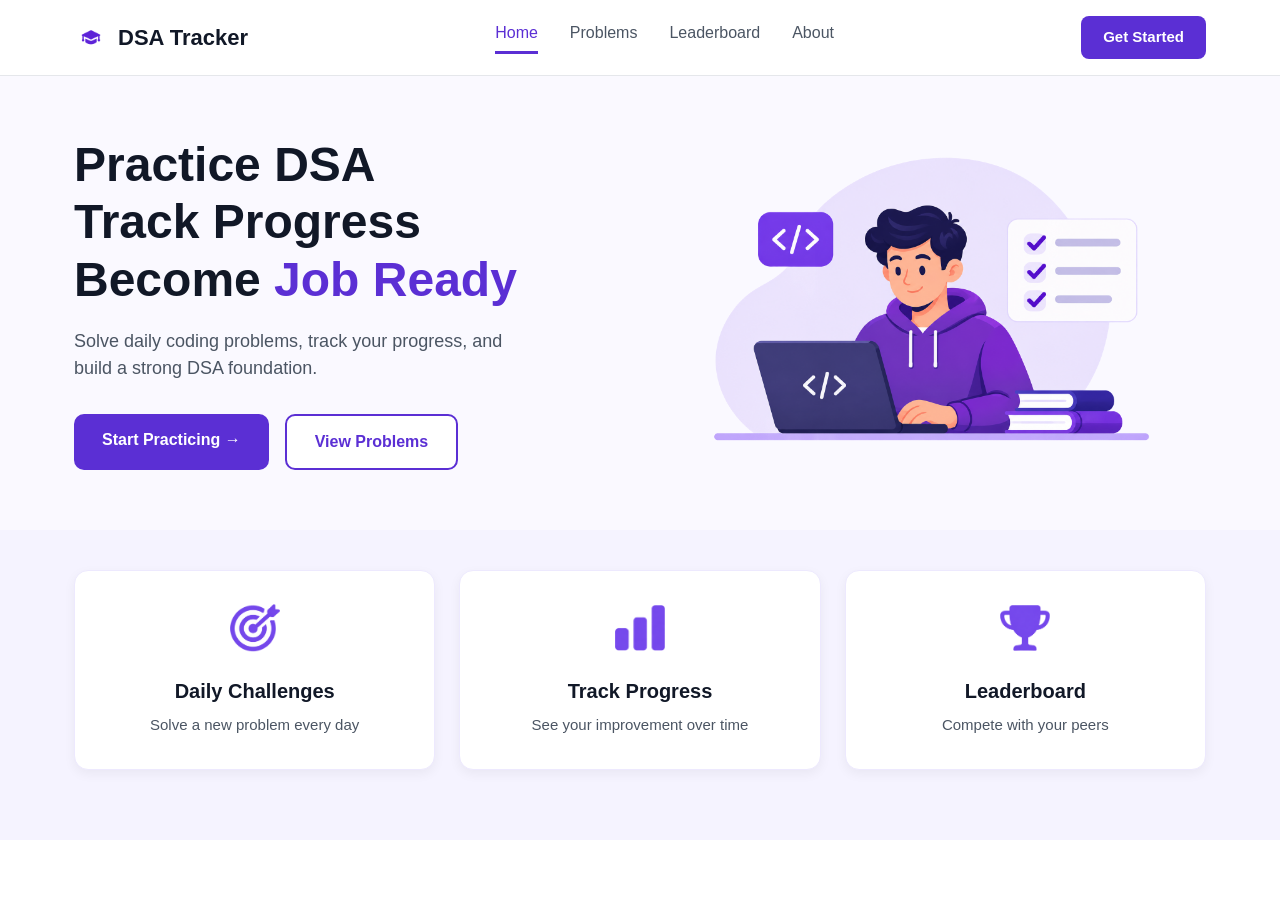
<file: Students Submission/2601046_Viraj_Deshpande/Task1/index.html>
<!DOCTYPE html>
<html lang="en">
<head>
  <meta charset="UTF-8">
  <meta name="viewport" content="width=device-width, initial-scale=1.0">
  <title>DSA Tracker</title>
  <link rel="stylesheet" href="style.css">
</head>
<body>

  <!-- NAVBAR -->
  <header class="navbar">
    <div class="container nav-content">

      <a href="#" class="logo">
        <img src="04.png" alt="DSA Tracker Logo">
        <span>DSA Tracker</span>
      </a>

      <!-- MENU OPTIONS -->
      <nav class="nav-links">
        <a href="#" class="active">Home</a>
        <a href="#">Problems</a>
        <a href="#">Leaderboard</a>
        <a href="#">About</a>
      </nav>

      <a href="#" class="btn-start">Get Started</a>

    </div>
  </header>

  <!-- HERO SECTION -->
  <section class="hero">
    <div class="container hero-content">
      <div class="hero-text">
        <h1>
          Practice DSA<br>
          Track Progress<br>
          Become <span class="highlight">Job Ready</span>
        </h1>
        <p>
          Solve daily coding problems, track your progress, and build a strong DSA foundation.
        </p>

        <!-- Two buttons side by side -->
        <div class="hero-buttons">
          <a href="#" class="btn-primary">Start Practicing &rarr;</a>
          <a href="#" class="btn-secondary">View Problems</a>
        </div>
      </div>

      <!-- Right side: Main image -->
      <div class="hero-image">
        <img src="05.png" alt="Developer practicing DSA">
      </div>

    </div>
  </section>

  <!-- FEATURES SECTION -->
  <section class="features">
    <div class="container features-grid">

      <!-- Card 1 -->
      <div class="card">
        <img src="03.png" alt="Daily Challenges Icon" class="card-icon">
        <h3>Daily Challenges</h3>
        <p>Solve a new problem every day</p>
      </div>

      <!-- Card 2 -->
      <div class="card">
        <img src="02.png" alt="Track Progress Icon" class="card-icon">
        <h3>Track Progress</h3>
        <p>See your improvement over time</p>
      </div>

      <!-- Card 3 -->
      <div class="card">
        <img src="01.png" alt="Leaderboard Icon" class="card-icon">
        <h3>Leaderboard</h3>
        <p>Compete with your peers</p>
      </div>

    </div>
  </section>

</body>
</html>
</file>
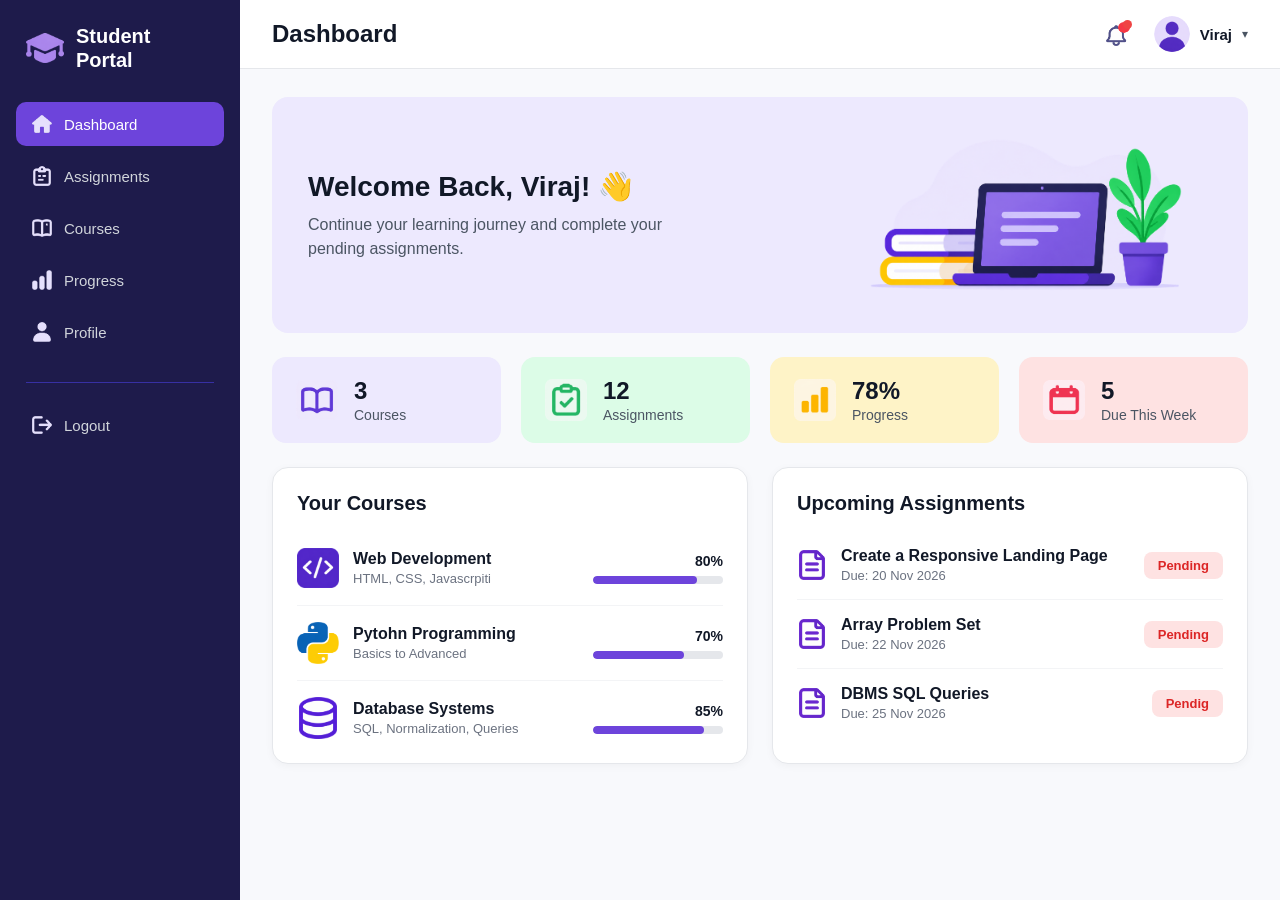
<file: Students Submission/2601046_Viraj_Deshpande/Task2/dashboard.html>
<!DOCTYPE html>
<html lang="en">
<head>
  <meta charset="UTF-8">
  <meta name="viewport" content="width=device-width, initial-scale=1.0">
  <title>Student Portal - Dashboard</title>
  <link rel="stylesheet" href="style.css">
</head>
<body>

  <!-- Splits web page in left sidebar and right side content -->
  <div class="dashboard-layout">

    <!-- Sidebar on the left -->
    <aside class="sidebar">
      <!-- Logo -->
      <div class="sidebar-logo">
        <img src="17.png" alt="Portal Logo">
        <h2>Student<br>Portal</h2>
      </div>

      <!-- Menu options -->
      <ul class="sidebar-menu">
        <li>
          <a href="#" class="active">
            <img src="13.png" alt=""> Dashboard
          </a>
        </li>
        <li>
          <a href="#">
            <img src="12.png" alt=""> Assignments
          </a>
        </li>
        <li>
          <a href="#">
            <img src="11.png" alt=""> Courses
          </a>
        </li>
        <li>
          <a href="#">
            <img src="10.png" alt=""> Progress
          </a>
        </li>
        <li>
          <a href="#">
            <img src="09.png" alt=""> Profile
          </a>
        </li>
      </ul>

      <!-- Grey line under the profile button -->
      <hr class="sidebar-divider">

      <!-- Logout -->
      <div class="sidebar-logout">
        <a href="#">
          <img src="08.png" alt=""> Logout
        </a>
      </div>
    </aside>

    <!-- Right side main content -->
    <main class="main-content">

      <!-- Top bar -->
      <header class="topbar">
        <!-- Left side Page Title -->
        <h1 class="page-title">Dashboard</h1>

        <!-- Right side Bell icon and User Profile -->
        <div class="topbar-right">
          <!-- Notification Bell -->
          <div class="notification">
            <img src="16.png" alt="Notifications">
            <span class="red-dot"></span>
          </div>

          <!-- User Profile -->
          <div class="user-profile">
            <img src="15.png" alt="User Avatar" class="avatar">
            <span class="user-name">Viraj</span>
            <span class="arrow-down">&#9662;</span>
          </div>
        </div>
      </header>

      <div class="content-area">
        <!--WELCOME BANNER-->
        <section class="welcome-banner">
          
          <!-- Left side welcome message -->
          <div class="banner-text">
            <h2>Welcome Back, Viraj! &#128075;</h2>
            <p>Continue your learning journey and complete your <br> pending assignments.</p>
          </div>

          <!-- Right side image of banner -->
          <div class="banner-image">
           
            <img src="18.png" alt="Study Illustration">
          </div>

        </section>
        <!--4 STATS CARDS  -->
        <section class="stats-grid">

          <!-- Card 1: Courses -->
          <div class="stat-card card-purple">
            <img src="04.png" alt="Courses Icon" class="stat-icon">
            <div class="stat-info">
              <h3>3</h3>
              <p>Courses</p>
            </div>
          </div>

          <!-- Card 2: Assignments -->
          <div class="stat-card card-green">
            <img src="03.png" alt="Assignments Icon" class="stat-icon">
            <div class="stat-info">
              <h3>12</h3>
              <p>Assignments</p>
            </div>
          </div>

          <!-- Card 3: Progress -->
          <div class="stat-card card-yellow">
            <img src="02.png" alt="Progress Icon" class="stat-icon">
            <div class="stat-info">
              <h3>78%</h3>
              <p>Progress</p>
            </div>
          </div>

          <!-- Card 4: Due This Week -->
          <div class="stat-card card-pink">
  
            <img src="01.png" alt="Due This Week Icon" class="stat-icon">
            <div class="stat-info">
              <h3>5</h3>
              <p>Due This Week</p>
            </div>
          </div>

        </section>
        <!-- 2 boxes of your courses and upcoming assignments -->
        <section class="bottom-grid">

          <!-- Left Box: Your Courses -->
          <div class="panel">
            <h3>Your Courses</h3>

            <!-- Course 1 -->
            <div class="list-item">
              <div class="item-left">
                <img src="07.png" alt="Web Development" class="course-icon">
                <div>
                  <h4>Web Development</h4>
                  <p>HTML, CSS, Javascrpiti</p>
                </div>
              </div>
              <div class="course-progress">
                <span>80%</span>
                <div class="progress-bar">
                  <div class="progress-fill w-80"></div>
                </div>
              </div>
            </div>

            <!-- Course 2 -->
            <div class="list-item">
              <div class="item-left">
                <img src="06.png" alt="Python Programming" class="course-icon">
                <div>
                  <h4>Pytohn Programming</h4>
                  <p>Basics to Advanced</p>
                </div>
              </div>
              <div class="course-progress">
                <span>70%</span>
                <div class="progress-bar">
                  <div class="progress-fill w-70"></div>
                </div>
              </div>
            </div>

            <!-- Course 3 -->
            <div class="list-item">
              <div class="item-left">
                <img src="05.png" alt="Database Systems" class="course-icon">
                <div>
                  <h4>Database Systems</h4>
                  <p>SQL, Normalization, Queries</p>
                </div>
              </div>
              <div class="course-progress">
                <span>85%</span>
                <div class="progress-bar">
                  <div class="progress-fill w-85"></div>
                </div>
              </div>
            </div>

          </div>

          <!-- Right Box: Upcoming Assignments -->
          <div class="panel">
            <h3>Upcoming Assignments</h3>

            <!-- Assignment 1 -->
            <div class="list-item">
              <div class="item-left">
                <!-- Add your document icon image name (e.g., 14.png) -->
                <img src="14.png" alt="Document" class="doc-icon">
                <div>
                  <h4>Create a Responsive Landing Page</h4>
                  <p>Due: 20 Nov 2026</p>
                </div>
              </div>
              <span class="badge-pending">Pending</span>
            </div>

            <!-- Assignment 2 -->
            <div class="list-item">
              <div class="item-left">
                <img src="14.png" alt="Document" class="doc-icon">
                <div>
                  <h4>Array Problem Set</h4>
                  <p>Due: 22 Nov 2026</p>
                </div>
              </div>
              <span class="badge-pending">Pending</span>
            </div>

            <!-- Assignment 3 -->
            <div class="list-item">
              <div class="item-left">
                <img src="14.png" alt="Document" class="doc-icon">
                <div>
                  <h4>DBMS SQL Queries</h4>
                  <p>Due: 25 Nov 2026</p>
                </div>
              </div>
              <span class="badge-pending">Pendig</span>
            </div>

          </div>

        </section>
        </section>

      </div>

    </main>

  </div>

</body>
</html>
</file>
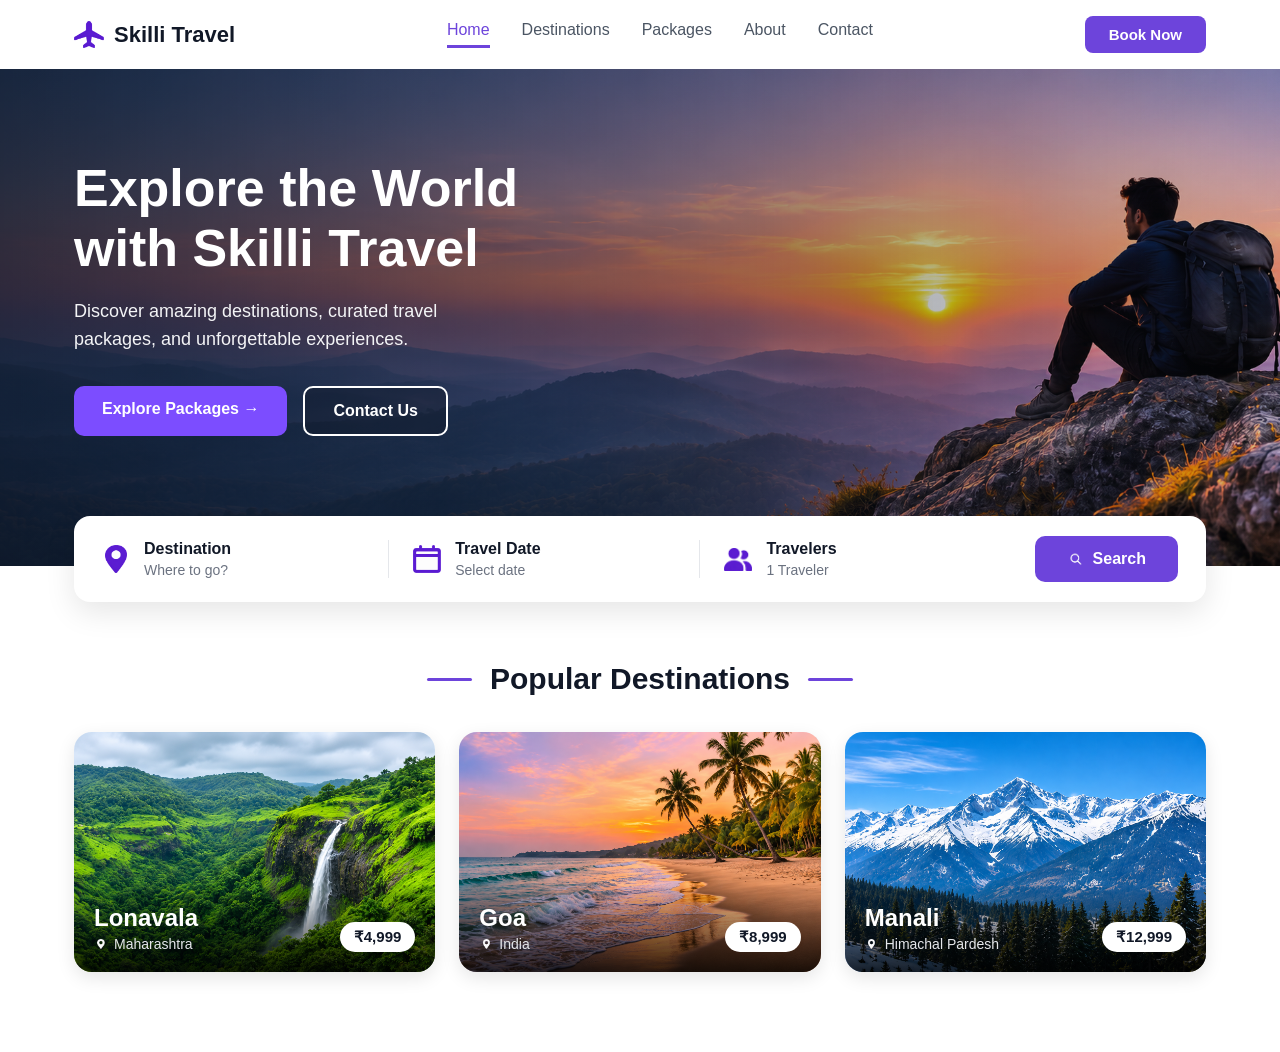
<file: Students Submission/2601046_Viraj_Deshpande/Task3/skilli_travel.html>
<!DOCTYPE html>
<html lang="en">
<head>
  <meta charset="UTF-8">
  <meta name="viewport" content="width=device-width, initial-scale=1.0">
  <title>Skilli Travel</title>
  <link rel="stylesheet" href="travel.css">
</head>
<body>
    <!--nav bar-->
    <header class="navbar">
        <div class="container nav-bar">
            <!--aiplane logo on the left side with the logo-->
            <a href="#" class="logo">
                <img src="04.png" alt="Skilli Travel Logo">
                <span>Skilli Travel</span>
            </a>
            <nav class="nav-links">
                <a href="#" class="active">Home</a>
                <a href="#">Destinations</a>
                <a href="#">Packages</a>
                <a href="#">About</a>
                <a href="#">Contact</a>
            </nav>
            <!--book now button-->
            <a href="#" class="btn-book">Book Now</a>
        </div>
    </header>

    <!--main section-->
    <section class="hero">
        <div class="container hero-content">
            <h1>
                Explore the World<br>
                with Skilli Travel
            </h1>
            <p>
                Discover amazing destinations, curated travel<br>
                packages, and unforgettable experiences.
            </p>
            <div class="hero-buttons">
                <a href="#" class="btn-primary">Explore Packages &rarr;</a>
                <a href="#" class="btn-outline">Contact Us</a>
            </div>
        </div>
    </section>

    <!--floating search bar-->
    <section class="search-section">
        <div class="container">
            <div class="search-box">

                <!--destination box-->
                <div class="search-item">
                    <img src="03.png" alt="Location" class="search-icon">
                    <div>
                        <h4>Destination</h4>
                        <p>Where to go?</p>
                    </div>
                </div>

                <!--travel date box-->
                <div class="search-item">
                    <img src="02.png" alt="Date" class="search-icon">
                    <div>
                        <h4>Travel Date</h4>
                        <p>Select date</p>
                    </div>
                </div>

                <!--travelers box-->
                <div class="search-item no-border">
                    <img src="01.png" alt="Travelers" class="search-icon">
                    <div>
                        <h4>Travelers</h4>
                        <p>1 Traveler</p>
                    </div>
                </div>

                <!--search button-->
                <a href="#" class="btn-search">
                    <img src="05.png" alt="" class="btn-icon">
                    <span>Search</span>
                </a>

            </div>
        </div>
    </section>

    <!--popular destinations section-->
    <section class="destinations">
        <div class="container">

            <!--heading with purple lines on both sides-->
            <div class="section-heading">
                <span class="heading-line"></span>
                <h2>Popular Destinations</h2>
                <span class="heading-line"></span>
            </div>

            <!--3 destination cards-->
            <div class="dest-grid">

                <!--card 1: Lonavala-->
                <div class="dest-card">
                    <img src="08.png" alt="Lonavala" class="dest-bg">
                    <div class="dest-overlay">
                        <div class="dest-info">
                            <h3>Lonavala</h3>
                            <p>
                                <img src="06.png" alt="" class="small-pin"> Maharashtra
                            </p>
                        </div>
                        <span class="price-tag">&#8377;4,999</span>
                    </div>
                </div>

                <!--card 2: Goa-->
                <div class="dest-card">
                    <img src="10.png" alt="Goa" class="dest-bg">
                    <div class="dest-overlay">
                        <div class="dest-info">
                            <h3>Goa</h3>
                            <p>
                                <img src="06.png" alt="" class="small-pin"> India
                            </p>
                        </div>
                        <span class="price-tag">&#8377;8,999</span>
                    </div>
                </div>

                <!--card 3: Manali-->
                <div class="dest-card">
                    <img src="09.png" alt="Manali" class="dest-bg">
                    <div class="dest-overlay">
                        <div class="dest-info">
                            <h3>Manali</h3>
                            <p>
                                <img src="06.png" alt="" class="small-pin"> Himachal Pardesh
                            </p>
                        </div>
                        <span class="price-tag">&#8377;12,999</span>
                    </div>
                </div>

            </div>

        </div>
    </section>

</body>
</html>
</file>
<file: Students Submission/2601046_Viraj_Deshpande/Task1/style.css>
/* Removes default browser spacing so everything starts clean */
* {
  margin: 0;
  padding: 0;
  box-sizing: border-box;
}

/* Basic font and text color for the whole page */
body {
  font-family: Arial, Helvetica, sans-serif;
  color: #111827;
  background-color: #ffffff;
  line-height: 1.5;
}

/* Keeps all content nicely centered with space on left and right */
.container {
  max-width: 1180px;
  margin: 0 auto;
  padding: 0 24px;
}

/* ================= NAVBAR STYLES ================= */
.navbar {
  background-color: #ffffff;
  border-bottom: 1px solid #e5e7eb; /* Thin light grey line under navbar */
  padding: 16px 0;
}

/* Puts logo, menu links, and button in one horizontal row */
.nav-content {
  display: flex;
  justify-content: space-between;
  align-items: center;
}

/* Logo image and text side by side */
.logo {
  display: flex;
  align-items: center;
  gap: 10px;
  text-decoration: none;
  color: #111827;
  font-size: 22px;
  font-weight: bold;
}

.logo img {
  width: 34px;
  height: auto;
}

/* Menu links side by side with space between them */
.nav-links {
  display: flex;
  gap: 32px;
}

.nav-links a {
  text-decoration: none; /* Removes underline from links */
  color: #4b5563;
  font-size: 16px;
  font-weight: 500;
  padding-bottom: 6px;
}

/* Purple color and bottom line for the active "Home" link */
.nav-links a.active {
  color: #5b2fd4;
  border-bottom: 3px solid #5b2fd4;
}

/* Top right "Get Started" button */
.btn-start {
  background-color: #5b2fd4;
  color: #ffffff;
  text-decoration: none;
  padding: 10px 22px;
  border-radius: 8px; /* Rounded corners */
  font-size: 15px;
  font-weight: 600;
}

/* Darker purple when mouse hovers over the button */
.btn-start:hover {
  background-color: #4a23b5;
}

/* ================= HERO SECTION STYLES ================= */
.hero {
  padding: 60px 0;
  background-color: #faf9ff; /* Very light purple background */
}

/* Puts text on the left and image on the right */
.hero-content {
  display: flex;
  align-items: center;
  justify-content: space-between;
  gap: 40px;
}

/* Takes up half the width for text */
.hero-text {
  width: 50%;
}

.hero-text h1 {
  font-size: 48px;
  line-height: 1.2;
  color: #111827;
  margin-bottom: 20px;
}

/* Makes "Job Ready" purple */
.hero-text .highlight {
  color: #5b2fd4;
}

.hero-text p {
  font-size: 18px;
  color: #4b5563;
  margin-bottom: 32px;
  max-width: 460px;
}

/* Keeps both hero buttons in one row */
.hero-buttons {
  display: flex;
  gap: 16px;
}

/* Solid purple "Start Practicing" button */
.btn-primary {
  background-color: #5b2fd4;
  color: #ffffff;
  text-decoration: none;
  padding: 14px 28px;
  border-radius: 10px;
  font-size: 16px;
  font-weight: 600;
}

.btn-primary:hover {
  background-color: #4a23b5;
}

/* White button with purple border ("View Problems") */
.btn-secondary {
  background-color: #ffffff;
  color: #5b2fd4;
  text-decoration: none;
  padding: 14px 28px;
  border-radius: 10px;
  font-size: 16px;
  font-weight: 600;
  border: 2px solid #5b2fd4;
}

.btn-secondary:hover {
  background-color: #f3f0ff;
}

/* Takes up the other half of the width for the image */
.hero-image {
  width: 50%;
  display: flex;
  justify-content: center;
}

.hero-image img {
  width: 100%;
  max-width: 480px;
  height: auto;
  display: block;
}

/* ================= FEATURE CARDS STYLES ================= */
.features {
  padding: 40px 0 70px 0;
  background-color: #f5f3ff; /* Soft purple tint behind cards */
}

/* Puts all 3 cards in one horizontal row */
.features-grid {
  display: flex;
  justify-content: space-between;
  gap: 24px;
}

/* Styling for each individual white card */
.card {
  background-color: #ffffff;
  width: 33.33%; /* Each card takes 1/3 of the row */
  padding: 32px 24px;
  border-radius: 14px;
  text-align: center;
  border: 1px solid #ede9fe;
  box-shadow: 0 4px 12px rgba(0, 0, 0, 0.05); /* Soft drop shadow */
}

/* Size for the icon inside each card */
.card-icon {
  width: 50px;
  height: 50px;
  object-fit: contain;
  margin-bottom: 16px;
}

.card h3 {
  font-size: 20px;
  color: #111827;
  margin-bottom: 8px;
}

.card p {
  font-size: 15px;
  color: #4b5563;
}
</file>
<file: Students Submission/2601046_Viraj_Deshpande/Task2/style.css>
* {
  margin: 0;
  padding: 0;
  box-sizing: border-box;
}

body {
  font-family: Arial, Helvetica, sans-serif;
  background-color: #f8f9fc;
  color: #111827;
}

/* Splits the whole screen into Sidebar (left) and Main Content (right) */
.dashboard-layout {
  display: flex;
  min-height: 100vh; /* Makes the layout fill the full screen height */
}


.sidebar {
  width: 240px;
  background-color: #1e1b4b; /* Dark navy-purple */
  color: #ffffff;
  padding: 24px 16px;
  display: flex;
  flex-direction: column;
}

/* Logo and title at top of sidebar */
.sidebar-logo {
  display: flex;
  align-items: center;
  gap: 12px;
  padding: 0 10px 30px 10px;
}

.sidebar-logo img {
  width: 38px;
  height: auto;
}

.sidebar-logo h2 {
  font-size: 20px;
  line-height: 1.2;
}

/* Removes bullet points from the menu list */
.sidebar-menu {
  list-style: none;
}

.sidebar-menu li {
  margin-bottom: 8px;
}

/* Styling for each menu link */
.sidebar-menu a,
.sidebar-logout a {
  display: flex;
  align-items: center;
  gap: 12px;
  color: #d1d5db;
  text-decoration: none;
  padding: 12px 16px;
  border-radius: 10px;
  font-size: 15px;
  font-weight: 500;
}

/* Size for the small icons inside the sidebar */
.sidebar-menu img,
.sidebar-logout img {
  width: 20px;
  height: 20px;
  object-fit: contain;
}

/* Active menu item ("Dashboard") with bright purple background */
.sidebar-menu a.active {
  background-color: #6d44db;
  color: #ffffff;
}

.sidebar-menu a:hover,
.sidebar-logout a:hover {
  background-color: #312e81;
  color: #ffffff;
}

/* Thin line above Logout */
.sidebar-divider {
  border: none;
  border-top: 1px solid #3730a3;
  margin: 20px 10px;
}


.main-content {
  flex: 1; /* Takes up all remaining width on the right */
  display: flex;
  flex-direction: column;
}
/* ================= TOP HEADER BAR STYLES ================= */
.topbar {
  background-color: #ffffff;
  padding: 16px 32px;
  display: flex;
  justify-content: space-between; /* Pushes title left and profile right */
  align-items: center;
  border-bottom: 1px solid #e5e7eb;
}

.page-title {
  font-size: 24px;
  font-weight: bold;
  color: #111827;
}

/* Puts notification bell and profile side by side */
.topbar-right {
  display: flex;
  align-items: center;
  gap: 24px;
}

/* Notification bell container */
.notification {
  position: relative; 
  cursor: pointer;
}

.notification img {
  width: 24px;
  height: 24px;
  display: block;
}

/* Small red circle on the top-right corner of the bell */
.red-dot {
  position: absolute;
  top: -2px;
  right: -2px;
  width: 9px;
  height: 9px;
  background-color: #ef4444;
  border-radius: 50%; /* Makes it a perfect circle */
}

/* User profile container */
.user-profile {
  display: flex;
  align-items: center;
  gap: 10px;
  cursor: pointer;
}

.avatar {
  width: 36px;
  height: 36px;
  border-radius: 50%; /* Makes the profile picture round */
  object-fit: cover;
}

.user-name {
  font-size: 15px;
  font-weight: 600;
  color: #111827;
}

.arrow-down {
  font-size: 12px;
  color: #4b5563;
}

/* Adds spacing around the main dashboard content below the topbar */
.content-area {
  padding: 28px 32px;
}
/*  WELCOME BANNER STYLES  */
.welcome-banner {
  background-color: #ede9fe; 
  border-radius: 16px;
  padding: 28px 36px;
  display: flex;
  justify-content: space-between;
  align-items: center;
  margin-bottom: 24px; 
}

.banner-text {
  max-width: 520px;
}

.banner-text h2 {
  font-size: 28px;
  color: #111827;
  margin-bottom: 10px;
}

.banner-text p {
  font-size: 16px;
  color: #4b5563;
  line-height: 1.5;
}

.banner-image img {
  width: 360px;
  height: auto;
  display: block;
}
/*4 cards*/

.stats-grid {
  display: flex;
  gap: 20px;
  margin-bottom: 24px;
}


.stat-card {
  flex: 1; 
  display: flex;
  align-items: center;
  gap: 16px;
  padding: 20px 24px;
  border-radius: 14px;
}

/* Bg color of cards */
.card-purple {
  background-color: #ede9fe;
}

.card-green {
  background-color: #dcfce7;
}

.card-yellow {
  background-color: #fef3c7;
}

.card-pink {
  background-color: #fee2e2;
}

/*icon size */
.stat-icon {
  width: 42px;
  height: 42px;
  object-fit: contain;
}

/* Big number (3, 12, 78%, 5) */
.stat-info h3 {
  font-size: 24px;
  color: #111827;
  margin-bottom: 2px;
}

/* Small label text under the number */
.stat-info p {
  font-size: 14px;
  color: #4b5563;
}
/* Puts both white boxes side by side */
.bottom-grid {
  display: flex;
  gap: 24px;
}

/* White box style for both "Your Courses" and "Upcoming Assignments" */
.panel {
  flex: 1; /* Makes both boxes equal width */
  background-color: #ffffff;
  border-radius: 16px;
  padding: 24px;
  border: 1px solid #e5e7eb;
  box-shadow: 0 2px 8px rgba(0, 0, 0, 0.04);
}

.panel h3 {
  font-size: 20px;
  color: #111827;
  margin-bottom: 16px;
}

/* Each row inside the white boxes */
.list-item {
  display: flex;
  justify-content: space-between;
  align-items: center;
  padding: 16px 0;
  border-bottom: 1px solid #f3f4f6; 
}

/* Removes the bottom line from the last item in each box */
.list-item:last-child {
  border-bottom: none;
  padding-bottom: 0;
}

/* Icon + Title/Subtitle grouped on the left */
.item-left {
  display: flex;
  align-items: center;
  gap: 14px;
}

.course-icon {
  width: 42px;
  height: 42px;
  object-fit: contain;
}

.doc-icon {
  width: 30px;
  height: 30px;
  object-fit: contain;
}

.item-left h4 {
  font-size: 16px;
  color: #111827;
  margin-bottom: 3px;
}

.item-left p {
  font-size: 13px;
  color: #6b7280;
}

/* Progress bar area on the right of each course */
.course-progress {
  width: 130px;
  text-align: right;
}

.course-progress span {
  font-size: 14px;
  font-weight: 600;
  color: #111827;
}

/* Light grey empty track of the progress bar */
.progress-bar {
  width: 100%;
  height: 8px;
  background-color: #e5e7eb;
  border-radius: 10px;
  margin-top: 6px;
  overflow: hidden;
}

/* Purple filled part of the progress bar */
.progress-fill {
  height: 100%;
  background-color: #6d44db;
  border-radius: 10px;
}

/* Different widths for each course percentage */
.w-80 {
  width: 80%;
}

.w-70 {
  width: 70%;
}

.w-85 {
  width: 85%;
}

/* Light pink "Pending" tag on the right of each assignment */
.badge-pending {
  background-color: #fee2e2;
  color: #dc2626;
  font-size: 13px;
  font-weight: 600;
  padding: 6px 14px;
  border-radius: 8px;
}
</file>
<file: Students Submission/2601046_Viraj_Deshpande/Task3/travel.css>
* {
  margin: 0;
  padding: 0;
  box-sizing: border-box;
}

body {
  font-family: Arial, Helvetica, sans-serif;
  color: #111827;
  background-color: #ffffff;
}

/* keeps content centered */
.container {
  max-width: 1180px;
  margin: 0 auto;
  padding: 0 24px;
}

/*  NAV BAR  */
.navbar {
  background-color: #ffffff;
  padding: 16px 0;
}

/* puts logo, menu links, and button in one row */
.nav-bar {
  display: flex;
  justify-content: space-between;
  align-items: center;
}

.logo {
  display: flex;
  align-items: center;
  gap: 10px;
  text-decoration: none;
  color: #111827;
  font-size: 22px;
  font-weight: bold;
}

.logo img {
  width: 30px;
  height: auto;
}

.nav-links {
  display: flex;
  gap: 32px;
}

.nav-links a {
  text-decoration: none;
  color: #4b5563;
  font-size: 16px;
  font-weight: 500;
  padding-bottom: 6px;
}

/* purple underline for active Home link */
.nav-links a.active {
  color: #6d44db;
  border-bottom: 3px solid #6d44db;
}

/* book now button */
.btn-book {
  background-color: #6d44db;
  color: #ffffff;
  text-decoration: none;
  padding: 10px 24px;
  border-radius: 8px;
  font-size: 15px;
  font-weight: 600;
}

.btn-book:hover {
  background-color: #5b2fd4;
}

/*  MAIN HERO SECTION  */
.hero {
 
  background-image: linear-gradient(to right, rgba(17, 24, 39, 0.75), rgba(17, 24, 39, 0.15)), url("07.png");
  background-size: cover;
  background-position: center;
  padding: 90px 0 130px 0;
  color: #ffffff;
}

.hero h1 {
  font-size: 52px;
  line-height: 1.15;
  font-weight: bold;
  margin-bottom: 18px;
}

.hero p {
  font-size: 18px;
  line-height: 1.6;
  color: #f3f4f6;
  margin-bottom: 32px;
}

.hero-buttons {
  display: flex;
  gap: 16px;
}

/* solid purple button */
.btn-primary {
  background-color: #7c4dff;
  color: #ffffff;
  text-decoration: none;
  padding: 14px 28px;
  border-radius: 10px;
  font-size: 16px;
  font-weight: 600;
}

.btn-primary:hover {
  background-color: #6d44db;
}

/* white border button */
.btn-outline {
  background-color: rgba(17, 24, 39, 0.4);
  color: #ffffff;
  text-decoration: none;
  padding: 14px 28px;
  border-radius: 10px;
  font-size: 16px;
  font-weight: 600;
  border: 2px solid #ffffff;
}

.btn-outline:hover {
  background-color: rgba(255, 255, 255, 0.15);
}

/* FLOATING SEARCH BAR  */
.search-box {
  background-color: #ffffff;
  border-radius: 16px;
  padding: 20px 28px;
  display: flex;
  align-items: center;
  justify-content: space-between;
  box-shadow: 0 10px 30px rgba(0, 0, 0, 0.1);
  margin-top: -50px;
  position: relative;
}

.search-item {
  display: flex;
  align-items: center;
  gap: 14px;
  flex: 1;
  border-right: 1px solid #e5e7eb;
  padding-right: 20px;
  margin-right: 24px;
}

/* removes right line after travelers */
.search-item.no-border {
  border-right: none;
}

.search-icon {
  width: 28px;
  height: 28px;
  object-fit: contain;
}

.search-item h4 {
  font-size: 16px;
  color: #111827;
  margin-bottom: 4px;
}

.search-item p {
  font-size: 14px;
  color: #6b7280;
}

/* purple search button */
.btn-search {
  background-color: #6d44db;
  color: #ffffff;
  text-decoration: none;
  padding: 14px 32px;
  border-radius: 10px;
  font-size: 16px;
  font-weight: 600;
  display: flex;
  align-items: center;
  gap: 8px;
}

.btn-search:hover {
  background-color: #5b2fd4;
}

.btn-icon {
  width: 18px;
  height: 18px;
  object-fit: contain;
}

/* POPULAR DESTINATIONS  */
.destinations {
  padding: 60px 0 80px 0;
}

/* heading centered with purple lines */
.section-heading {
  display: flex;
  align-items: center;
  justify-content: center;
  gap: 18px;
  margin-bottom: 36px;
}

.section-heading h2 {
  font-size: 30px;
  font-weight: bold;
  color: #111827;
}

.heading-line {
  width: 45px;
  height: 3px;
  background-color: #6d44db;
  border-radius: 4px;
}

/* puts 3 destination cards side by side */
.dest-grid {
  display: flex;
  gap: 24px;
}

/* single card box */
.dest-card {
  flex: 1;
  height: 240px;
  border-radius: 18px;
  overflow: hidden; /* keeps image corners rounded */
  position: relative;
  box-shadow: 0 6px 18px rgba(0, 0, 0, 0.1);
}

/* background photo inside each card */
.dest-bg {
  width: 100%;
  height: 100%;
  object-fit: cover;
  display: block;
}

/* dark bottom fade + text and price on top of image */
.dest-overlay {
  position: absolute;
  bottom: 0;
  left: 0;
  width: 100%;
  padding: 20px;
  background: linear-gradient(to top, rgba(0, 0, 0, 0.8), transparent);
  display: flex;
  justify-content: space-between;
  align-items: flex-end;
  color: #ffffff;
}

.dest-info h3 {
  font-size: 24px;
  margin-bottom: 4px;
}

.dest-info p {
  font-size: 14px;
  color: #e5e7eb;
  display: flex;
  align-items: center;
  gap: 6px;
}

.small-pin {
  width: 14px;
  height: 14px;
  object-fit: contain;
}

/* white rounded price tag on bottom right */
.price-tag {
  background-color: #ffffff;
  color: #111827;
  font-size: 15px;
  font-weight: bold;
  padding: 6px 14px;
  border-radius: 20px;
}
</file>
